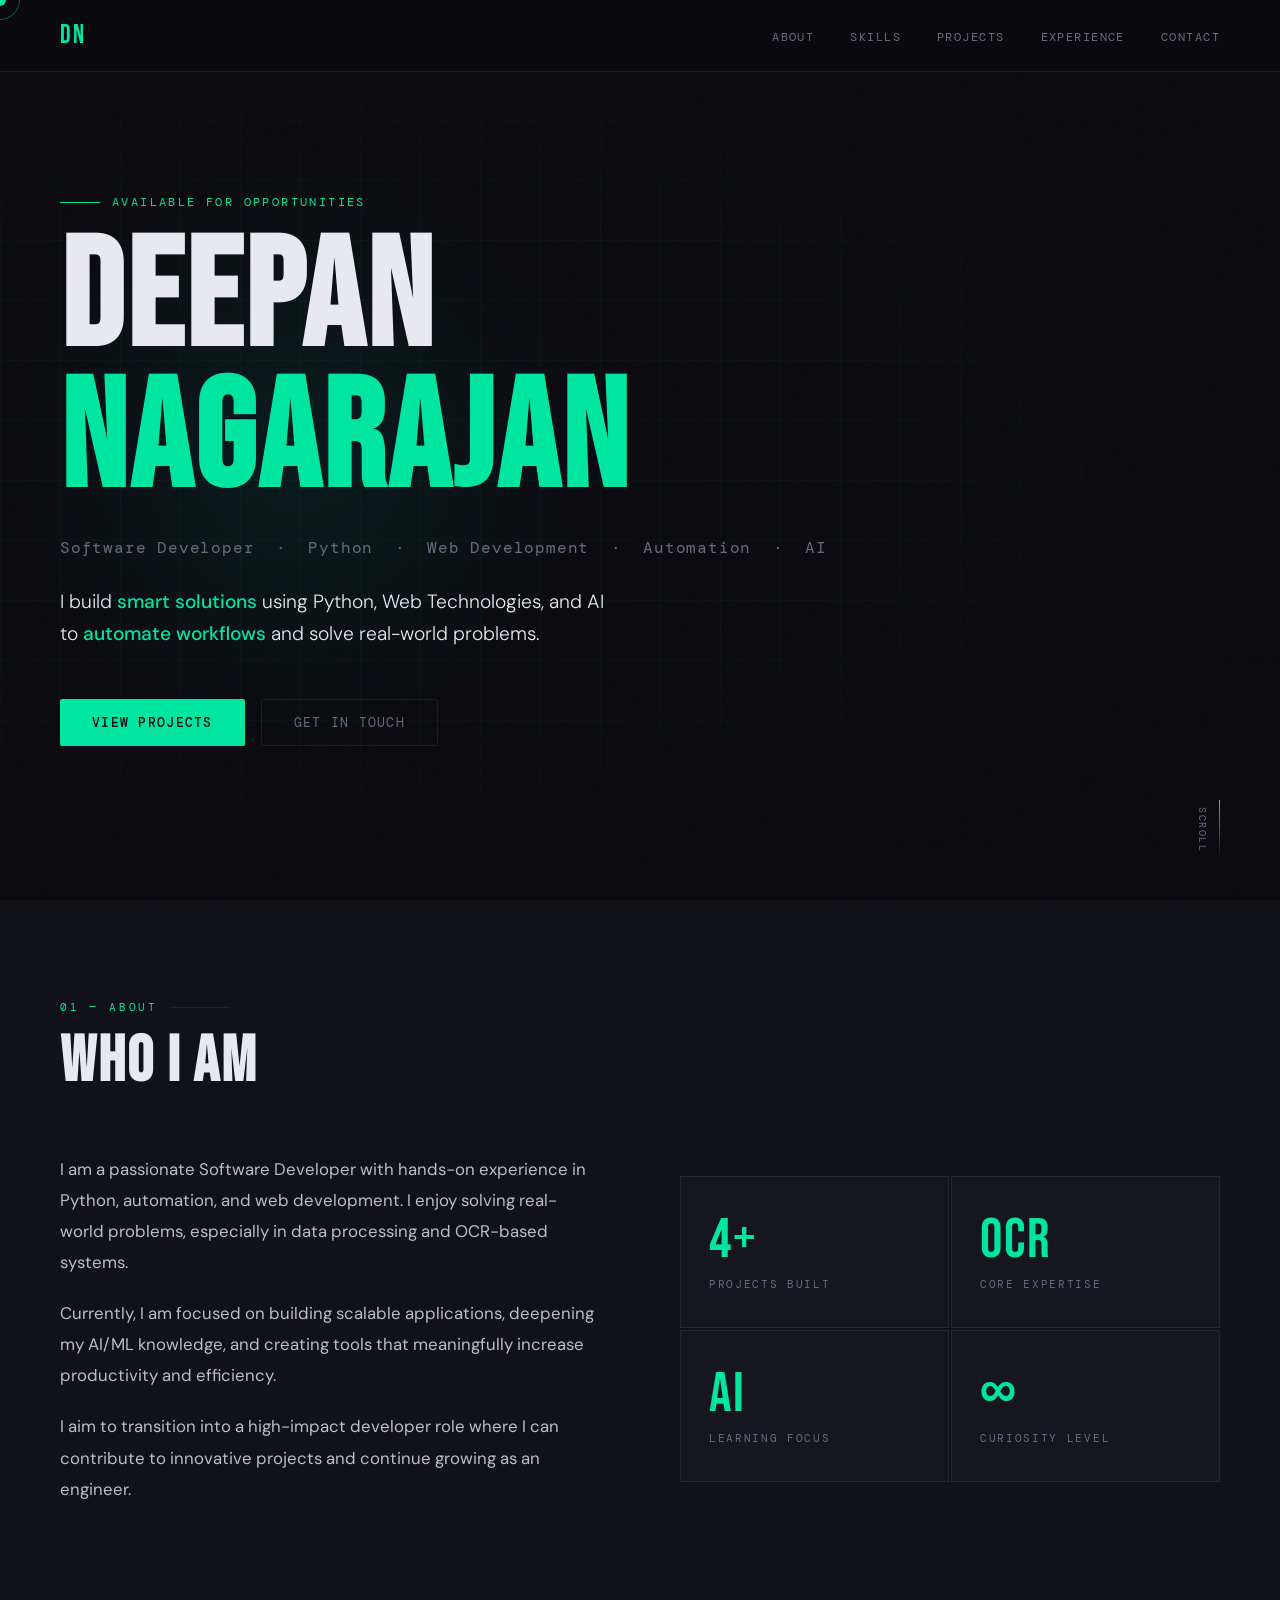
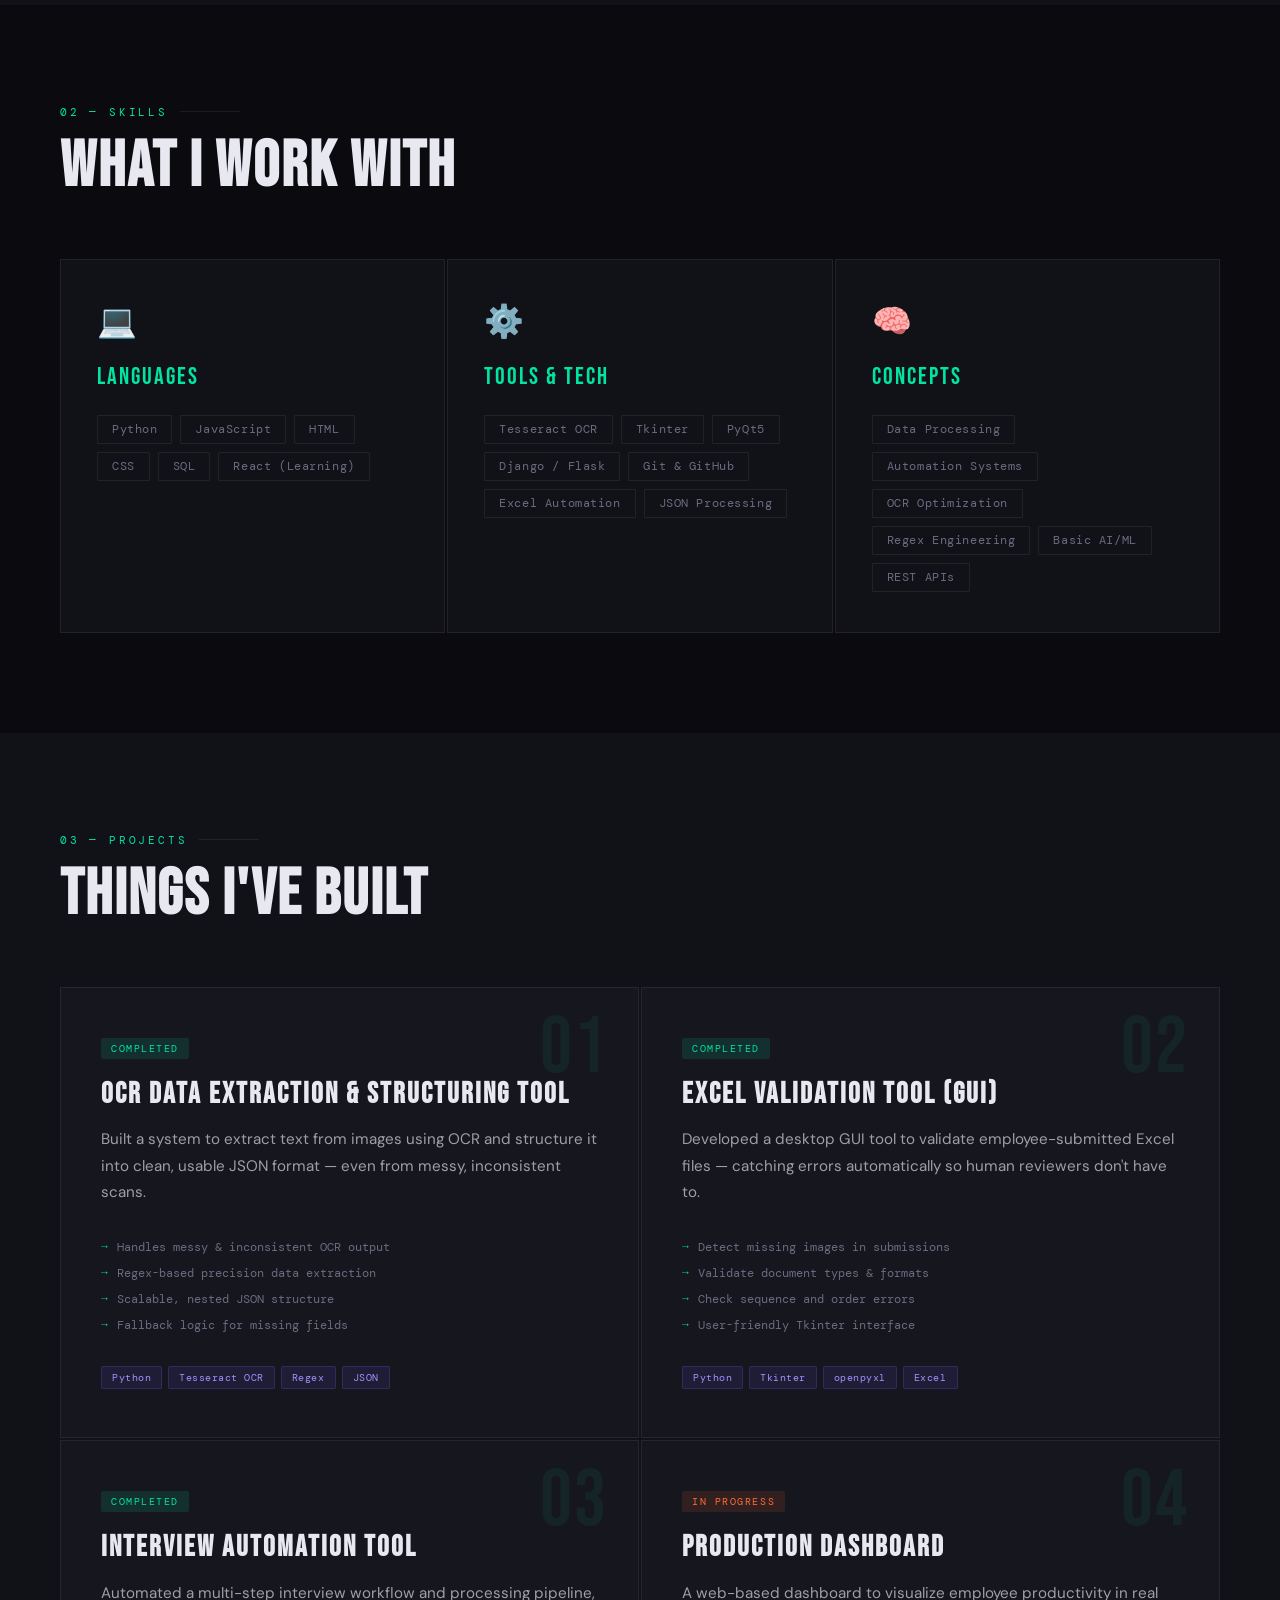
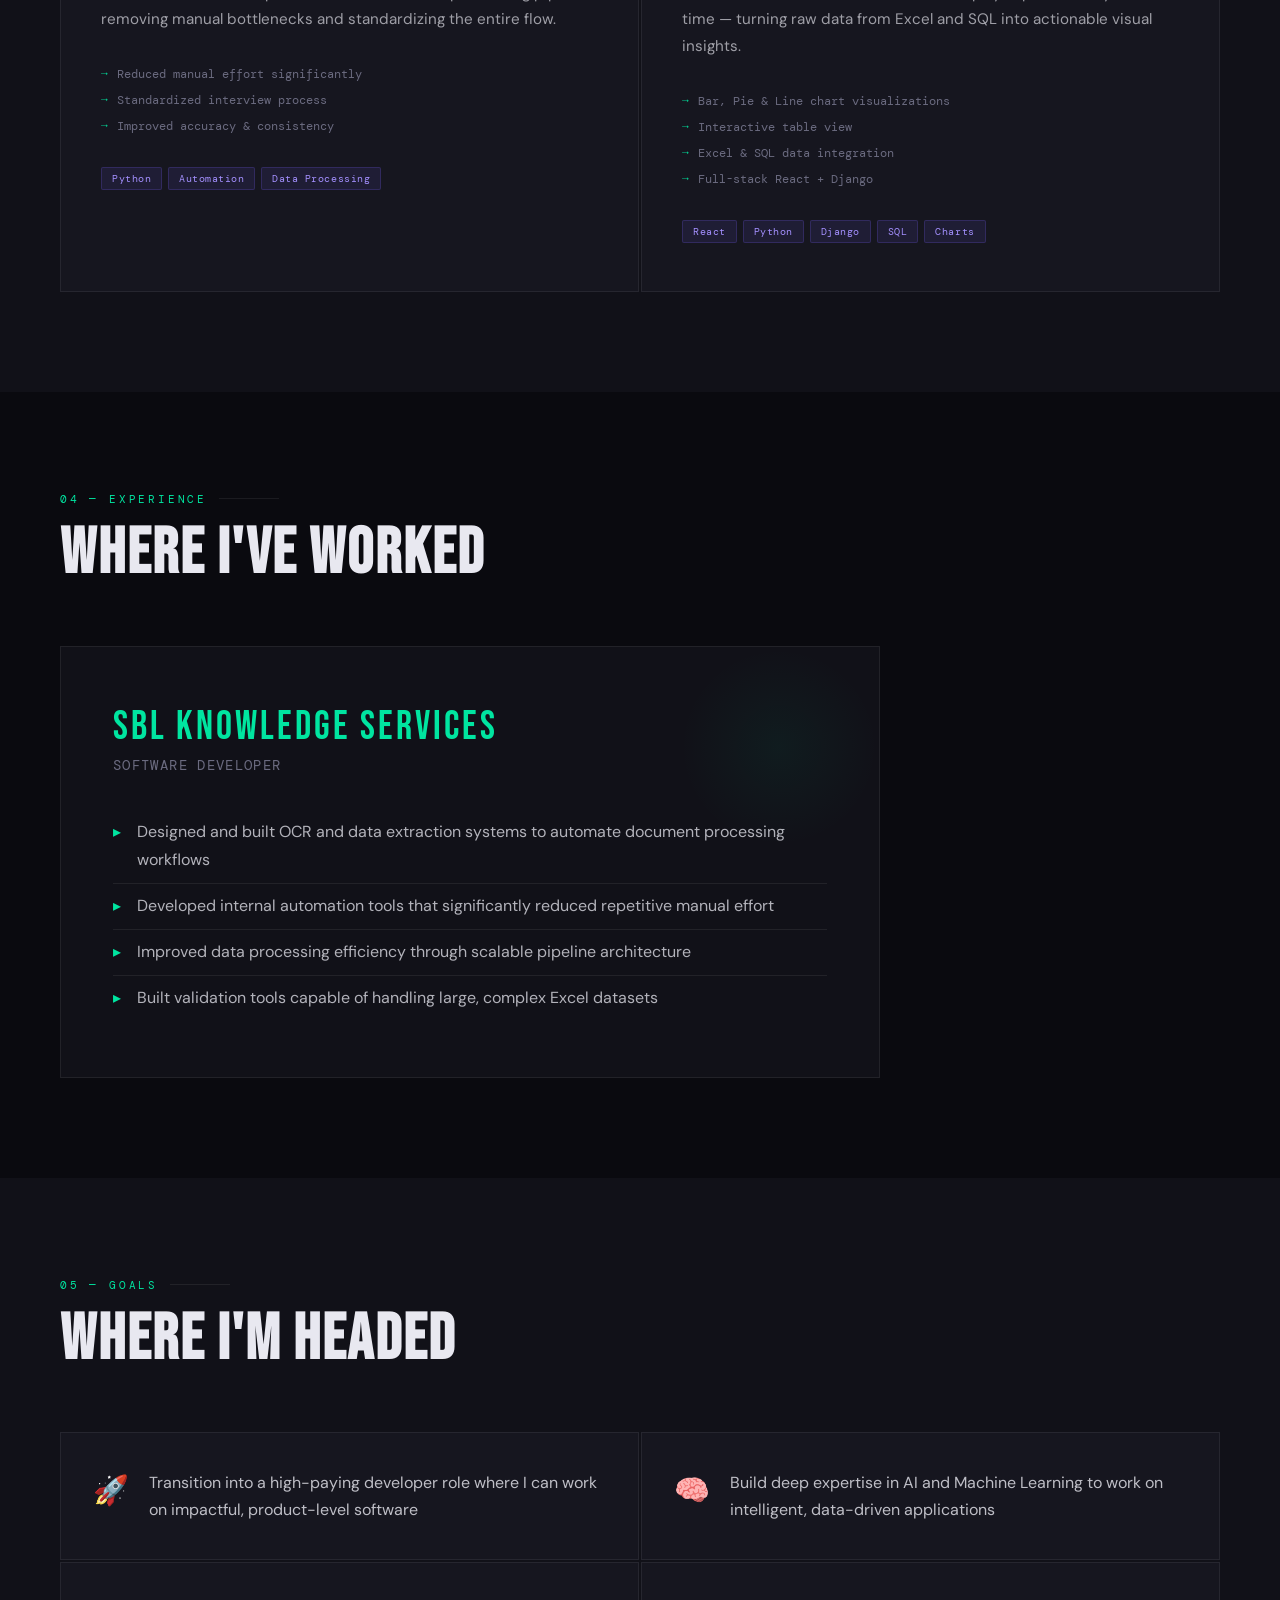
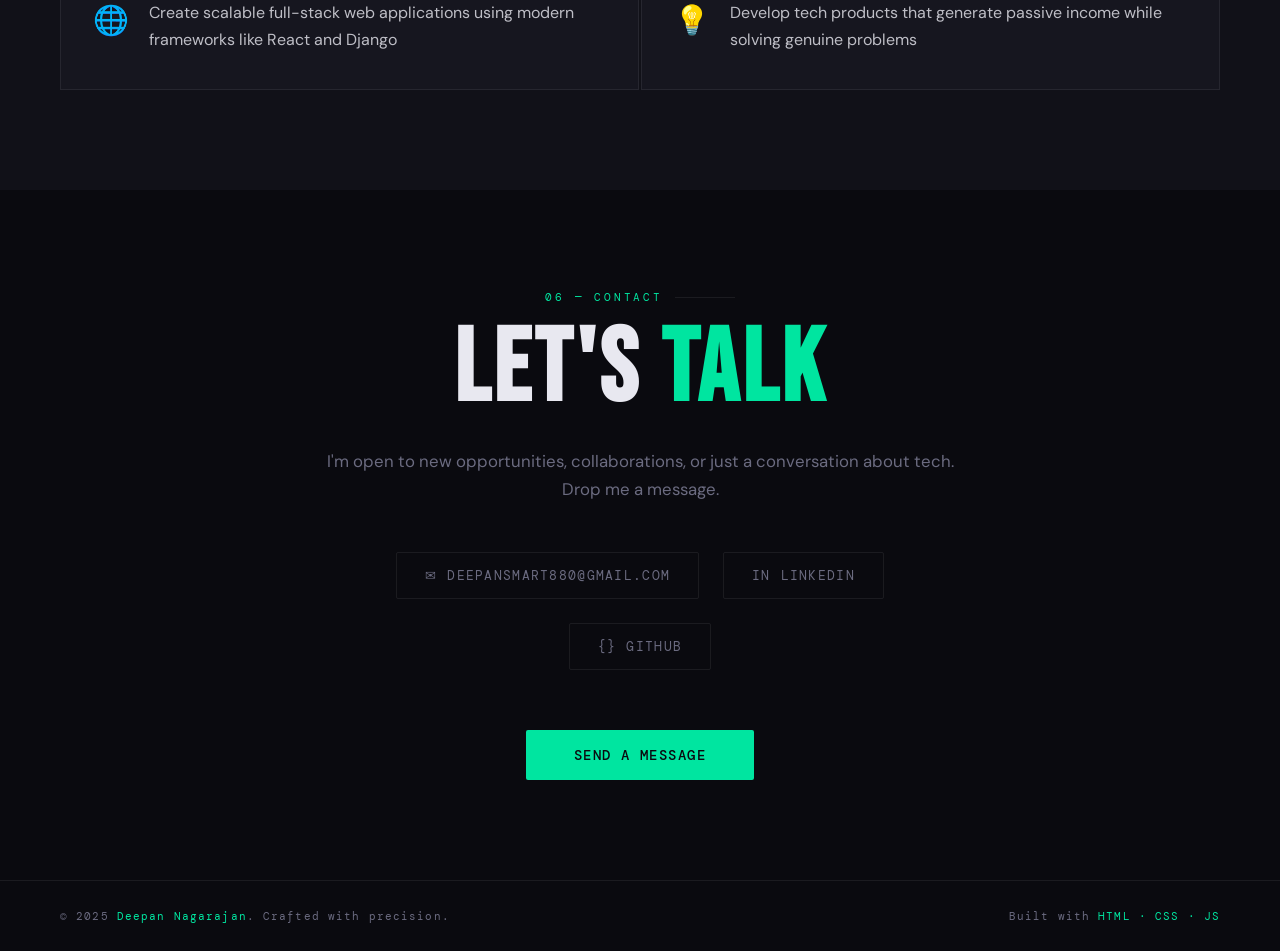
<file: index.html>
<!DOCTYPE html>
<html lang="en">
<head>
  <meta charset="UTF-8" />
  <meta name="viewport" content="width=device-width, initial-scale=1.0"/>
  <title>Deepan Nagarajan — Software Developer</title>
  <link rel="preconnect" href="https://fonts.googleapis.com">
  <link href="https://fonts.googleapis.com/css2?family=Bebas+Neue&family=DM+Mono:ital,wght@0,300;0,400;0,500;1,300&family=DM+Sans:wght@300;400;500;600&display=swap" rel="stylesheet">
  <style>
    *, *::before, *::after { box-sizing: border-box; margin: 0; padding: 0; }

    :root {
      --bg: #0a0a0f;
      --surface: #111118;
      --surface2: #16161f;
      --border: rgba(255,255,255,0.07);
      --accent: #00e5a0;
      --accent2: #7b61ff;
      --accent3: #ff6b35;
      --text: #e8e8f0;
      --muted: #6b6b80;
      --heading-font: 'Bebas Neue', sans-serif;
      --mono: 'DM Mono', monospace;
      --body: 'DM Sans', sans-serif;
    }

    html { scroll-behavior: smooth; }

    body {
      background: var(--bg);
      color: var(--text);
      font-family: var(--body);
      overflow-x: hidden;
      cursor: none;
    }

    /* CUSTOM CURSOR */
    .cursor {
      position: fixed; top: 0; left: 0;
      width: 12px; height: 12px;
      background: var(--accent);
      border-radius: 50%;
      pointer-events: none;
      z-index: 9999;
      transition: transform 0.15s ease, background 0.2s;
      transform: translate(-50%, -50%);
    }
    .cursor-ring {
      position: fixed; top: 0; left: 0;
      width: 40px; height: 40px;
      border: 1px solid rgba(0,229,160,0.4);
      border-radius: 50%;
      pointer-events: none;
      z-index: 9998;
      transform: translate(-50%, -50%);
      transition: transform 0.35s ease, width 0.2s, height 0.2s, border-color 0.2s;
    }

    /* NOISE OVERLAY */
    body::before {
      content: '';
      position: fixed; inset: 0;
      background-image: url("data:image/svg+xml,%3Csvg viewBox='0 0 256 256' xmlns='http://www.w3.org/2000/svg'%3E%3Cfilter id='noise'%3E%3CfeTurbulence type='fractalNoise' baseFrequency='0.9' numOctaves='4' stitchTiles='stitch'/%3E%3C/filter%3E%3Crect width='100%25' height='100%25' filter='url(%23noise)' opacity='0.04'/%3E%3C/svg%3E");
      pointer-events: none;
      z-index: 1;
      opacity: 0.5;
    }

    /* NAV */
    nav {
      position: fixed; top: 0; left: 0; right: 0;
      z-index: 100;
      padding: 20px 60px;
      display: flex; justify-content: space-between; align-items: center;
      border-bottom: 1px solid var(--border);
      background: rgba(10,10,15,0.85);
      backdrop-filter: blur(20px);
    }
    .nav-logo {
      font-family: var(--heading-font);
      font-size: 1.6rem;
      letter-spacing: 2px;
      color: var(--accent);
    }
    .nav-links { display: flex; gap: 36px; list-style: none; }
    .nav-links a {
      font-family: var(--mono);
      font-size: 0.75rem;
      letter-spacing: 0.12em;
      text-transform: uppercase;
      color: var(--muted);
      text-decoration: none;
      transition: color 0.2s;
    }
    .nav-links a:hover { color: var(--accent); }

    /* HERO */
    #hero {
      min-height: 100vh;
      display: flex; align-items: center;
      padding: 120px 60px 80px;
      position: relative;
      overflow: hidden;
    }
    .hero-grid-bg {
      position: absolute; inset: 0;
      background-image:
        linear-gradient(rgba(0,229,160,0.04) 1px, transparent 1px),
        linear-gradient(90deg, rgba(0,229,160,0.04) 1px, transparent 1px);
      background-size: 60px 60px;
      mask-image: radial-gradient(ellipse at 30% 50%, black 40%, transparent 80%);
    }
    .hero-glow {
      position: absolute;
      width: 600px; height: 600px;
      background: radial-gradient(circle, rgba(0,229,160,0.08) 0%, transparent 70%);
      top: 50%; left: 0;
      transform: translateY(-50%);
      pointer-events: none;
    }
    .hero-content { position: relative; z-index: 2; max-width: 900px; }
    .hero-eyebrow {
      font-family: var(--mono);
      font-size: 0.75rem;
      letter-spacing: 0.2em;
      text-transform: uppercase;
      color: var(--accent);
      margin-bottom: 20px;
      display: flex; align-items: center; gap: 12px;
    }
    .hero-eyebrow::before {
      content: '';
      display: block;
      width: 40px; height: 1px;
      background: var(--accent);
    }
    .hero-name {
      font-family: var(--heading-font);
      font-size: clamp(5rem, 12vw, 11rem);
      line-height: 0.92;
      letter-spacing: 3px;
      color: var(--text);
      margin-bottom: 24px;
    }
    .hero-name span { color: var(--accent); }
    .hero-title {
      font-family: var(--mono);
      font-size: 1rem;
      color: var(--muted);
      letter-spacing: 0.05em;
      margin-bottom: 28px;
    }
    .hero-tagline {
      font-size: 1.2rem;
      font-weight: 300;
      color: var(--text);
      max-width: 560px;
      line-height: 1.7;
      margin-bottom: 48px;
    }
    .hero-tagline strong { color: var(--accent); font-weight: 500; }
    .hero-cta { display: flex; gap: 16px; flex-wrap: wrap; }
    .btn {
      display: inline-flex; align-items: center; gap: 8px;
      padding: 14px 32px;
      font-family: var(--mono);
      font-size: 0.8rem;
      letter-spacing: 0.1em;
      text-transform: uppercase;
      text-decoration: none;
      border-radius: 2px;
      transition: all 0.25s;
    }
    .btn-primary {
      background: var(--accent);
      color: var(--bg);
      font-weight: 500;
    }
    .btn-primary:hover {
      background: #fff;
      transform: translateY(-2px);
      box-shadow: 0 8px 30px rgba(0,229,160,0.3);
    }
    .btn-outline {
      border: 1px solid var(--border);
      color: var(--muted);
    }
    .btn-outline:hover {
      border-color: var(--accent);
      color: var(--accent);
      transform: translateY(-2px);
    }
    .hero-scroll {
      position: absolute; bottom: 40px; right: 60px;
      display: flex; flex-direction: column; align-items: center; gap: 10px;
      font-family: var(--mono); font-size: 0.65rem;
      letter-spacing: 0.15em; text-transform: uppercase;
      color: var(--muted);
      writing-mode: vertical-rl;
    }
    .scroll-line {
      width: 1px; height: 60px;
      background: linear-gradient(to bottom, var(--accent), transparent);
      animation: scrollLine 2s ease-in-out infinite;
    }
    @keyframes scrollLine {
      0%, 100% { transform: scaleY(1); opacity: 1; }
      50% { transform: scaleY(0.4); opacity: 0.4; }
    }

    /* SECTIONS */
    section { padding: 100px 60px; position: relative; }
    .section-label {
      font-family: var(--mono);
      font-size: 0.7rem;
      letter-spacing: 0.25em;
      text-transform: uppercase;
      color: var(--accent);
      margin-bottom: 16px;
      display: flex; align-items: center; gap: 12px;
    }
    .section-label::after {
      content: ''; flex: 1;
      height: 1px; background: var(--border);
      max-width: 60px;
    }
    .section-title {
      font-family: var(--heading-font);
      font-size: clamp(2.5rem, 5vw, 4.5rem);
      letter-spacing: 2px;
      line-height: 1;
      margin-bottom: 60px;
    }

    /* ABOUT */
    #about { background: var(--surface); }
    .about-grid {
      display: grid;
      grid-template-columns: 1fr 1fr;
      gap: 80px;
      align-items: center;
    }
    .about-text p {
      font-size: 1.05rem;
      line-height: 1.85;
      color: rgba(232,232,240,0.8);
      margin-bottom: 20px;
    }
    .about-text p:last-child { margin-bottom: 0; }
    .about-stats {
      display: grid;
      grid-template-columns: 1fr 1fr;
      gap: 2px;
    }
    .stat-card {
      background: var(--surface2);
      padding: 36px 28px;
      border: 1px solid var(--border);
      transition: border-color 0.25s;
    }
    .stat-card:hover { border-color: var(--accent); }
    .stat-number {
      font-family: var(--heading-font);
      font-size: 3.5rem;
      color: var(--accent);
      letter-spacing: 2px;
      line-height: 1;
      margin-bottom: 8px;
    }
    .stat-label {
      font-family: var(--mono);
      font-size: 0.7rem;
      letter-spacing: 0.15em;
      text-transform: uppercase;
      color: var(--muted);
    }

    /* SKILLS */
    #skills { background: var(--bg); }
    .skills-grid {
      display: grid;
      grid-template-columns: repeat(3, 1fr);
      gap: 2px;
    }
    .skill-group {
      background: var(--surface);
      padding: 40px 36px;
      border: 1px solid var(--border);
      transition: border-color 0.25s, transform 0.25s;
    }
    .skill-group:hover {
      border-color: var(--accent);
      transform: translateY(-4px);
    }
    .skill-group-icon {
      font-size: 2rem;
      margin-bottom: 20px;
    }
    .skill-group-title {
      font-family: var(--heading-font);
      font-size: 1.5rem;
      letter-spacing: 2px;
      color: var(--accent);
      margin-bottom: 24px;
    }
    .skill-tags { display: flex; flex-wrap: wrap; gap: 8px; }
    .tag {
      font-family: var(--mono);
      font-size: 0.72rem;
      padding: 6px 14px;
      border: 1px solid var(--border);
      color: var(--muted);
      letter-spacing: 0.05em;
      border-radius: 1px;
      transition: all 0.2s;
    }
    .tag:hover {
      border-color: var(--accent);
      color: var(--accent);
      background: rgba(0,229,160,0.05);
    }

    /* PROJECTS */
    #projects { background: var(--surface); }
    .projects-grid {
      display: grid;
      grid-template-columns: repeat(2, 1fr);
      gap: 2px;
    }
    .project-card {
      background: var(--surface2);
      padding: 48px 40px;
      border: 1px solid var(--border);
      position: relative;
      overflow: hidden;
      transition: border-color 0.3s, transform 0.3s;
    }
    .project-card::before {
      content: '';
      position: absolute; top: 0; left: 0; right: 0;
      height: 2px;
      background: linear-gradient(90deg, var(--accent), var(--accent2));
      transform: scaleX(0);
      transform-origin: left;
      transition: transform 0.4s ease;
    }
    .project-card:hover { border-color: rgba(0,229,160,0.3); transform: translateY(-3px); }
    .project-card:hover::before { transform: scaleX(1); }
    .project-number {
      font-family: var(--heading-font);
      font-size: 5rem;
      color: rgba(0,229,160,0.07);
      line-height: 1;
      position: absolute;
      top: 20px; right: 30px;
      letter-spacing: 2px;
      transition: color 0.3s;
    }
    .project-card:hover .project-number { color: rgba(0,229,160,0.12); }
    .project-status {
      font-family: var(--mono);
      font-size: 0.65rem;
      letter-spacing: 0.15em;
      text-transform: uppercase;
      padding: 4px 10px;
      border-radius: 2px;
      margin-bottom: 20px;
      display: inline-block;
    }
    .status-done { background: rgba(0,229,160,0.12); color: var(--accent); }
    .status-wip { background: rgba(255,107,53,0.12); color: var(--accent3); }
    .project-title {
      font-family: var(--heading-font);
      font-size: 1.8rem;
      letter-spacing: 2px;
      margin-bottom: 16px;
      line-height: 1.1;
    }
    .project-desc {
      font-size: 0.95rem;
      line-height: 1.75;
      color: rgba(232,232,240,0.65);
      margin-bottom: 28px;
    }
    .project-features {
      list-style: none;
      margin-bottom: 28px;
    }
    .project-features li {
      font-family: var(--mono);
      font-size: 0.78rem;
      color: var(--muted);
      padding: 5px 0;
      padding-left: 16px;
      position: relative;
    }
    .project-features li::before {
      content: '→';
      position: absolute; left: 0;
      color: var(--accent);
      font-size: 0.7rem;
    }
    .project-tech { display: flex; flex-wrap: wrap; gap: 6px; }
    .tech-pill {
      font-family: var(--mono);
      font-size: 0.65rem;
      padding: 4px 10px;
      background: rgba(123,97,255,0.1);
      border: 1px solid rgba(123,97,255,0.2);
      color: #a490ff;
      letter-spacing: 0.05em;
      border-radius: 2px;
    }

    /* EXPERIENCE */
    #experience { background: var(--bg); }
    .exp-card {
      background: var(--surface);
      border: 1px solid var(--border);
      padding: 56px 52px;
      position: relative;
      overflow: hidden;
      max-width: 820px;
    }
    .exp-card::after {
      content: '';
      position: absolute;
      top: 0; right: 0;
      width: 200px; height: 200px;
      background: radial-gradient(circle, rgba(0,229,160,0.05), transparent 70%);
    }
    .exp-company {
      font-family: var(--heading-font);
      font-size: 2.5rem;
      letter-spacing: 3px;
      color: var(--accent);
      margin-bottom: 6px;
    }
    .exp-role {
      font-family: var(--mono);
      font-size: 0.85rem;
      letter-spacing: 0.1em;
      text-transform: uppercase;
      color: var(--muted);
      margin-bottom: 36px;
    }
    .exp-bullets { list-style: none; }
    .exp-bullets li {
      font-size: 1rem;
      line-height: 1.8;
      color: rgba(232,232,240,0.75);
      padding: 8px 0;
      padding-left: 24px;
      position: relative;
      border-bottom: 1px solid var(--border);
    }
    .exp-bullets li:last-child { border-bottom: none; }
    .exp-bullets li::before {
      content: '▸';
      position: absolute; left: 0;
      color: var(--accent);
    }

    /* GOALS */
    #goals { background: var(--surface); }
    .goals-list {
      display: grid;
      grid-template-columns: repeat(2, 1fr);
      gap: 2px;
    }
    .goal-item {
      background: var(--surface2);
      border: 1px solid var(--border);
      padding: 36px 32px;
      display: flex; align-items: flex-start; gap: 20px;
      transition: border-color 0.25s, transform 0.25s;
    }
    .goal-item:hover {
      border-color: var(--accent);
      transform: translateX(4px);
    }
    .goal-icon {
      font-size: 1.8rem;
      flex-shrink: 0;
      margin-top: 2px;
    }
    .goal-text {
      font-size: 1rem;
      line-height: 1.7;
      color: rgba(232,232,240,0.8);
    }

    /* CONTACT */
    #contact { background: var(--bg); text-align: center; }
    .contact-inner { max-width: 640px; margin: 0 auto; }
    .contact-big {
      font-family: var(--heading-font);
      font-size: clamp(3rem, 8vw, 7rem);
      letter-spacing: 4px;
      line-height: 1;
      margin-bottom: 24px;
    }
    .contact-big span { color: var(--accent); }
    .contact-sub {
      font-size: 1.05rem;
      color: var(--muted);
      line-height: 1.7;
      margin-bottom: 48px;
    }
    .contact-links {
      display: flex; justify-content: center;
      gap: 24px; flex-wrap: wrap;
      margin-bottom: 60px;
    }
    .contact-link {
      display: flex; align-items: center; gap: 10px;
      font-family: var(--mono);
      font-size: 0.8rem;
      letter-spacing: 0.1em;
      text-transform: uppercase;
      color: var(--muted);
      text-decoration: none;
      padding: 14px 28px;
      border: 1px solid var(--border);
      transition: all 0.25s;
      border-radius: 2px;
    }
    .contact-link:hover {
      color: var(--accent);
      border-color: var(--accent);
      transform: translateY(-3px);
      box-shadow: 0 8px 24px rgba(0,229,160,0.15);
    }

    /* FOOTER */
    footer {
      border-top: 1px solid var(--border);
      padding: 28px 60px;
      display: flex; justify-content: space-between; align-items: center;
    }
    footer p {
      font-family: var(--mono);
      font-size: 0.7rem;
      letter-spacing: 0.1em;
      color: var(--muted);
    }
    footer span { color: var(--accent); }

    /* ANIMATIONS */
    .fade-up {
      opacity: 0;
      transform: translateY(30px);
      transition: opacity 0.7s ease, transform 0.7s ease;
    }
    .fade-up.visible {
      opacity: 1;
      transform: translateY(0);
    }

    @media (max-width: 900px) {
      nav { padding: 18px 24px; }
      .nav-links { display: none; }
      section { padding: 70px 24px; }
      #hero { padding: 100px 24px 60px; }
      .about-grid { grid-template-columns: 1fr; gap: 40px; }
      .skills-grid { grid-template-columns: 1fr; }
      .projects-grid { grid-template-columns: 1fr; }
      .goals-list { grid-template-columns: 1fr; }
      footer { flex-direction: column; gap: 10px; padding: 24px; }
    }
  </style>
</head>
<body>

  <div class="cursor" id="cursor"></div>
  <div class="cursor-ring" id="cursorRing"></div>

  <!-- NAV -->
  <nav>
    <div class="nav-logo">DN</div>
    <ul class="nav-links">
      <li><a href="#about">About</a></li>
      <li><a href="#skills">Skills</a></li>
      <li><a href="#projects">Projects</a></li>
      <li><a href="#experience">Experience</a></li>
      <li><a href="#contact">Contact</a></li>
    </ul>
  </nav>

  <!-- HERO -->
  <section id="hero">
    <div class="hero-grid-bg"></div>
    <div class="hero-glow"></div>
    <div class="hero-content">
      <div class="hero-eyebrow">Available for opportunities</div>
      <h1 class="hero-name">DEEPAN<br><span>NAGARAJAN</span></h1>
      <p class="hero-title">Software Developer &nbsp;·&nbsp; Python &nbsp;·&nbsp; Web Development &nbsp;·&nbsp; Automation &nbsp;·&nbsp; AI</p>
      <p class="hero-tagline">I build <strong>smart solutions</strong> using Python, Web Technologies, and AI to <strong>automate workflows</strong> and solve real-world problems.</p>
      <div class="hero-cta">
        <a href="#projects" class="btn btn-primary">View Projects</a>
        <a href="#contact" class="btn btn-outline">Get In Touch</a>
      </div>
    </div>
    <div class="hero-scroll">
      <div class="scroll-line"></div>
      <span>Scroll</span>
    </div>
  </section>

  <!-- ABOUT -->
  <section id="about">
    <div class="section-label">01 — About</div>
    <h2 class="section-title">WHO I AM</h2>
    <div class="about-grid">
      <div class="about-text fade-up">
        <p>I am a passionate Software Developer with hands-on experience in Python, automation, and web development. I enjoy solving real-world problems, especially in data processing and OCR-based systems.</p>
        <p>Currently, I am focused on building scalable applications, deepening my AI/ML knowledge, and creating tools that meaningfully increase productivity and efficiency.</p>
        <p>I aim to transition into a high-impact developer role where I can contribute to innovative projects and continue growing as an engineer.</p>
      </div>
      <div class="about-stats fade-up">
        <div class="stat-card">
          <div class="stat-number">4+</div>
          <div class="stat-label">Projects Built</div>
        </div>
        <div class="stat-card">
          <div class="stat-number">OCR</div>
          <div class="stat-label">Core Expertise</div>
        </div>
        <div class="stat-card">
          <div class="stat-number">AI</div>
          <div class="stat-label">Learning Focus</div>
        </div>
        <div class="stat-card">
          <div class="stat-number">∞</div>
          <div class="stat-label">Curiosity Level</div>
        </div>
      </div>
    </div>
  </section>

  <!-- SKILLS -->
  <section id="skills">
    <div class="section-label">02 — Skills</div>
    <h2 class="section-title">WHAT I WORK WITH</h2>
    <div class="skills-grid">
      <div class="skill-group fade-up">
        <div class="skill-group-icon">💻</div>
        <div class="skill-group-title">Languages</div>
        <div class="skill-tags">
          <span class="tag">Python</span>
          <span class="tag">JavaScript</span>
          <span class="tag">HTML</span>
          <span class="tag">CSS</span>
          <span class="tag">SQL</span>
          <span class="tag">React (Learning)</span>
        </div>
      </div>
      <div class="skill-group fade-up">
        <div class="skill-group-icon">⚙️</div>
        <div class="skill-group-title">Tools & Tech</div>
        <div class="skill-tags">
          <span class="tag">Tesseract OCR</span>
          <span class="tag">Tkinter</span>
          <span class="tag">PyQt5</span>
          <span class="tag">Django / Flask</span>
          <span class="tag">Git & GitHub</span>
          <span class="tag">Excel Automation</span>
          <span class="tag">JSON Processing</span>
        </div>
      </div>
      <div class="skill-group fade-up">
        <div class="skill-group-icon">🧠</div>
        <div class="skill-group-title">Concepts</div>
        <div class="skill-tags">
          <span class="tag">Data Processing</span>
          <span class="tag">Automation Systems</span>
          <span class="tag">OCR Optimization</span>
          <span class="tag">Regex Engineering</span>
          <span class="tag">Basic AI/ML</span>
          <span class="tag">REST APIs</span>
        </div>
      </div>
    </div>
  </section>

  <!-- PROJECTS -->
  <section id="projects">
    <div class="section-label">03 — Projects</div>
    <h2 class="section-title">THINGS I'VE BUILT</h2>
    <div class="projects-grid">

      <div class="project-card fade-up">
        <div class="project-number">01</div>
        <span class="project-status status-done">Completed</span>
        <h3 class="project-title">OCR Data Extraction & Structuring Tool</h3>
        <p class="project-desc">Built a system to extract text from images using OCR and structure it into clean, usable JSON format — even from messy, inconsistent scans.</p>
        <ul class="project-features">
          <li>Handles messy & inconsistent OCR output</li>
          <li>Regex-based precision data extraction</li>
          <li>Scalable, nested JSON structure</li>
          <li>Fallback logic for missing fields</li>
        </ul>
        <div class="project-tech">
          <span class="tech-pill">Python</span>
          <span class="tech-pill">Tesseract OCR</span>
          <span class="tech-pill">Regex</span>
          <span class="tech-pill">JSON</span>
        </div>
      </div>

      <div class="project-card fade-up">
        <div class="project-number">02</div>
        <span class="project-status status-done">Completed</span>
        <h3 class="project-title">Excel Validation Tool (GUI)</h3>
        <p class="project-desc">Developed a desktop GUI tool to validate employee-submitted Excel files — catching errors automatically so human reviewers don't have to.</p>
        <ul class="project-features">
          <li>Detect missing images in submissions</li>
          <li>Validate document types & formats</li>
          <li>Check sequence and order errors</li>
          <li>User-friendly Tkinter interface</li>
        </ul>
        <div class="project-tech">
          <span class="tech-pill">Python</span>
          <span class="tech-pill">Tkinter</span>
          <span class="tech-pill">openpyxl</span>
          <span class="tech-pill">Excel</span>
        </div>
      </div>

      <div class="project-card fade-up">
        <div class="project-number">03</div>
        <span class="project-status status-done">Completed</span>
        <h3 class="project-title">Interview Automation Tool</h3>
        <p class="project-desc">Automated a multi-step interview workflow and processing pipeline, removing manual bottlenecks and standardizing the entire flow.</p>
        <ul class="project-features">
          <li>Reduced manual effort significantly</li>
          <li>Standardized interview process</li>
          <li>Improved accuracy & consistency</li>
        </ul>
        <div class="project-tech">
          <span class="tech-pill">Python</span>
          <span class="tech-pill">Automation</span>
          <span class="tech-pill">Data Processing</span>
        </div>
      </div>

      <div class="project-card fade-up">
        <div class="project-number">04</div>
        <span class="project-status status-wip">In Progress</span>
        <h3 class="project-title">Production Dashboard</h3>
        <p class="project-desc">A web-based dashboard to visualize employee productivity in real time — turning raw data from Excel and SQL into actionable visual insights.</p>
        <ul class="project-features">
          <li>Bar, Pie & Line chart visualizations</li>
          <li>Interactive table view</li>
          <li>Excel & SQL data integration</li>
          <li>Full-stack React + Django</li>
        </ul>
        <div class="project-tech">
          <span class="tech-pill">React</span>
          <span class="tech-pill">Python</span>
          <span class="tech-pill">Django</span>
          <span class="tech-pill">SQL</span>
          <span class="tech-pill">Charts</span>
        </div>
      </div>
    </div>
  </section>

  <!-- EXPERIENCE -->
  <section id="experience">
    <div class="section-label">04 — Experience</div>
    <h2 class="section-title">WHERE I'VE WORKED</h2>
    <div class="exp-card fade-up">
      <div class="exp-company">SBL Knowledge Services</div>
      <div class="exp-role">Software Developer</div>
      <ul class="exp-bullets">
        <li>Designed and built OCR and data extraction systems to automate document processing workflows</li>
        <li>Developed internal automation tools that significantly reduced repetitive manual effort</li>
        <li>Improved data processing efficiency through scalable pipeline architecture</li>
        <li>Built validation tools capable of handling large, complex Excel datasets</li>
      </ul>
    </div>
  </section>

  <!-- GOALS -->
  <section id="goals">
    <div class="section-label">05 — Goals</div>
    <h2 class="section-title">WHERE I'M HEADED</h2>
    <div class="goals-list">
      <div class="goal-item fade-up">
        <div class="goal-icon">🚀</div>
        <div class="goal-text">Transition into a high-paying developer role where I can work on impactful, product-level software</div>
      </div>
      <div class="goal-item fade-up">
        <div class="goal-icon">🧠</div>
        <div class="goal-text">Build deep expertise in AI and Machine Learning to work on intelligent, data-driven applications</div>
      </div>
      <div class="goal-item fade-up">
        <div class="goal-icon">🌐</div>
        <div class="goal-text">Create scalable full-stack web applications using modern frameworks like React and Django</div>
      </div>
      <div class="goal-item fade-up">
        <div class="goal-icon">💡</div>
        <div class="goal-text">Develop tech products that generate passive income while solving genuine problems</div>
      </div>
    </div>
  </section>

  <!-- CONTACT -->
  <section id="contact">
    <div class="contact-inner">
      <div class="section-label" style="justify-content:center">06 — Contact</div>
      <h2 class="contact-big">LET'S <span>TALK</span></h2>
      <p class="contact-sub">I'm open to new opportunities, collaborations, or just a conversation about tech. Drop me a message.</p>
      <div class="contact-links">
        <a href="mailto:deepansmart880@gmail.com" class="contact-link">
          <span>✉</span> deepansmart880@gmail.com
        </a>
        <a href="#" class="contact-link">
          <span>in</span> LinkedIn
        </a>
        <a href="#" class="contact-link">
          <span>{}</span> GitHub
        </a>
      </div>
      <a href="mailto:deepansmart880@gmail.com" class="btn btn-primary" style="font-size:0.9rem; padding:16px 48px;">
        Send a Message
      </a>
    </div>
  </section>

  <!-- FOOTER -->
  <footer>
    <p>© 2025 <span>Deepan Nagarajan</span>. Crafted with precision.</p>
    <p>Built with <span>HTML · CSS · JS</span></p>
  </footer>

  <script>
    // Custom cursor
    const cursor = document.getElementById('cursor');
    const ring = document.getElementById('cursorRing');
    let mx = 0, my = 0, rx = 0, ry = 0;
    document.addEventListener('mousemove', e => { mx = e.clientX; my = e.clientY; });
    function animateCursor() {
      cursor.style.left = mx + 'px'; cursor.style.top = my + 'px';
      rx += (mx - rx) * 0.12; ry += (my - ry) * 0.12;
      ring.style.left = rx + 'px'; ring.style.top = ry + 'px';
      requestAnimationFrame(animateCursor);
    }
    animateCursor();
    document.querySelectorAll('a, button, .skill-group, .project-card, .goal-item').forEach(el => {
      el.addEventListener('mouseenter', () => {
        cursor.style.transform = 'translate(-50%, -50%) scale(2.5)';
        cursor.style.background = '#fff';
        ring.style.borderColor = 'rgba(0,229,160,0.8)';
        ring.style.width = '60px'; ring.style.height = '60px';
      });
      el.addEventListener('mouseleave', () => {
        cursor.style.transform = 'translate(-50%, -50%) scale(1)';
        cursor.style.background = 'var(--accent)';
        ring.style.borderColor = 'rgba(0,229,160,0.4)';
        ring.style.width = '40px'; ring.style.height = '40px';
      });
    });

    // Fade-up on scroll
    const observer = new IntersectionObserver(entries => {
      entries.forEach((e, i) => {
        if (e.isIntersecting) {
          setTimeout(() => e.target.classList.add('visible'), i * 80);
        }
      });
    }, { threshold: 0.12 });
    document.querySelectorAll('.fade-up').forEach(el => observer.observe(el));

    // Hero name animation
    const name = document.querySelector('.hero-name');
    name.style.opacity = '0'; name.style.transform = 'translateY(40px)';
    setTimeout(() => {
      name.style.transition = 'opacity 1s ease, transform 1s ease';
      name.style.opacity = '1'; name.style.transform = 'translateY(0)';
    }, 200);
  </script>
</body>
</html>
</file>
